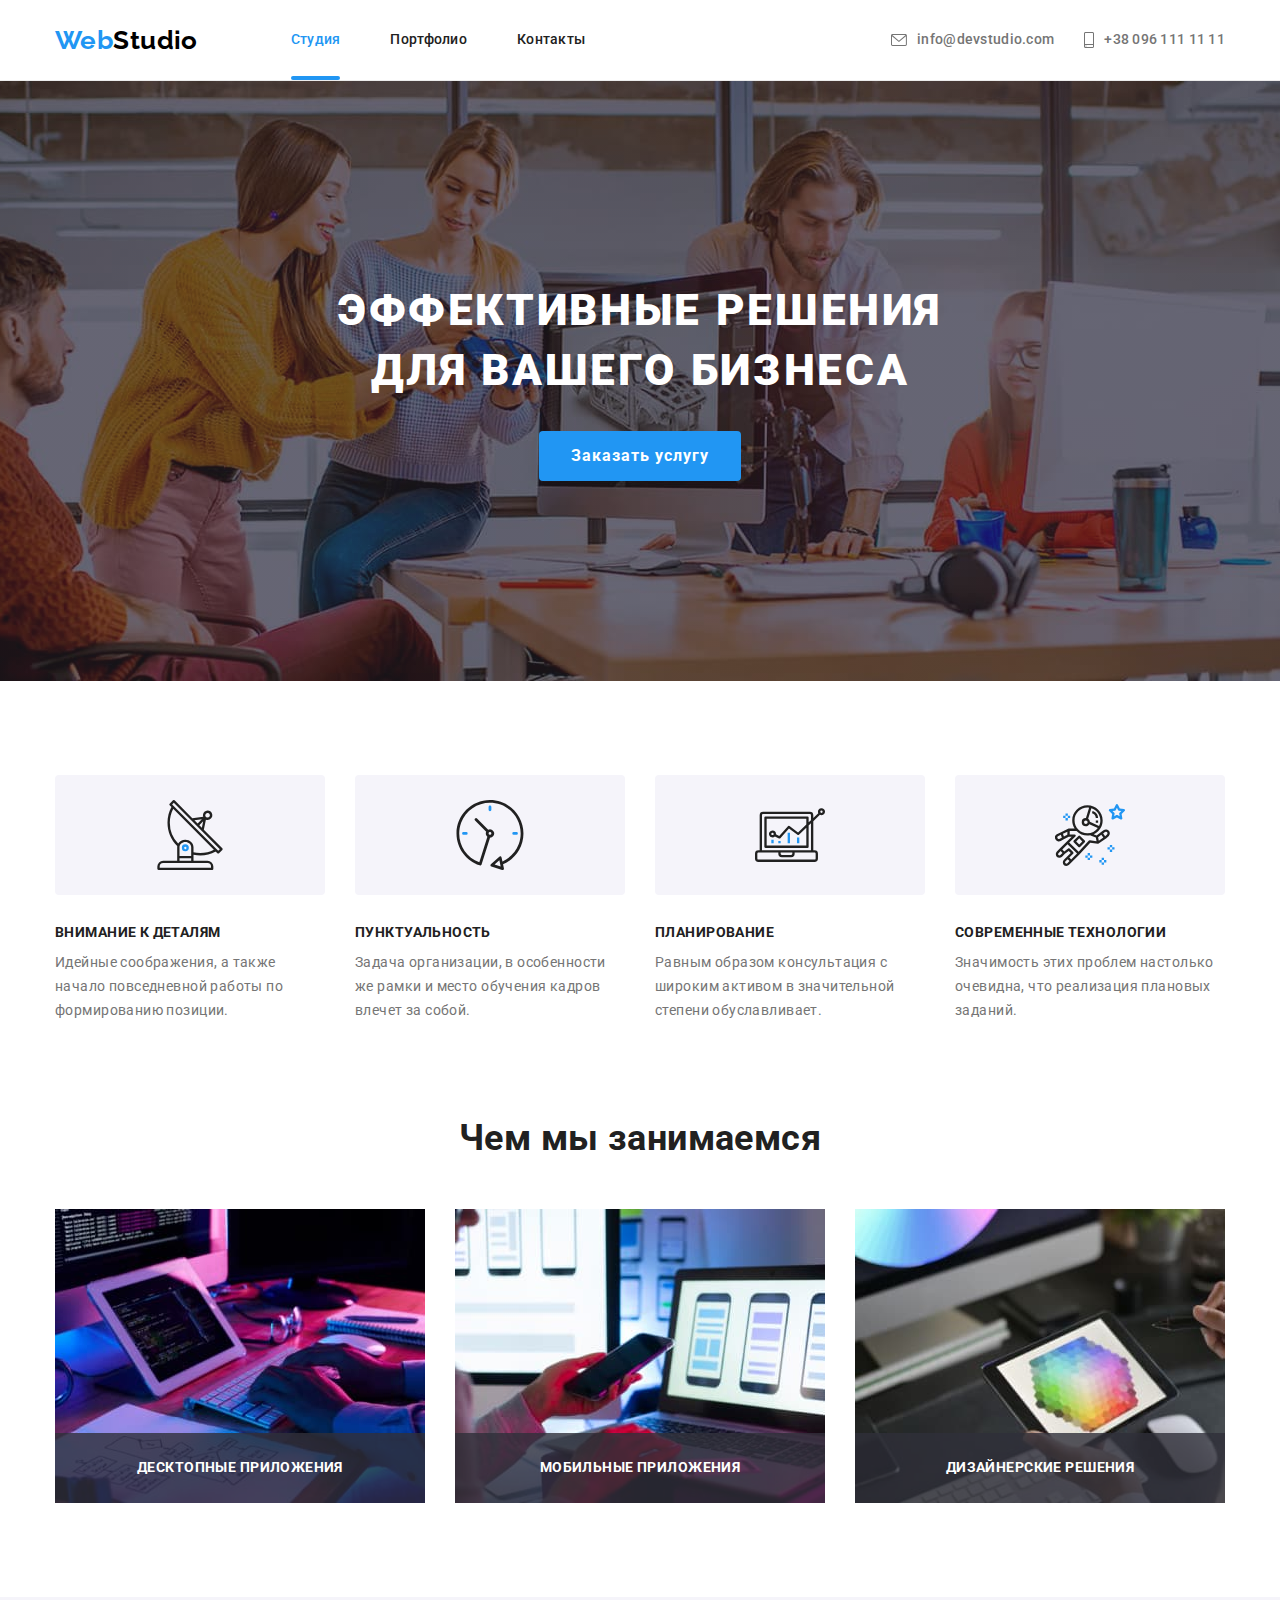
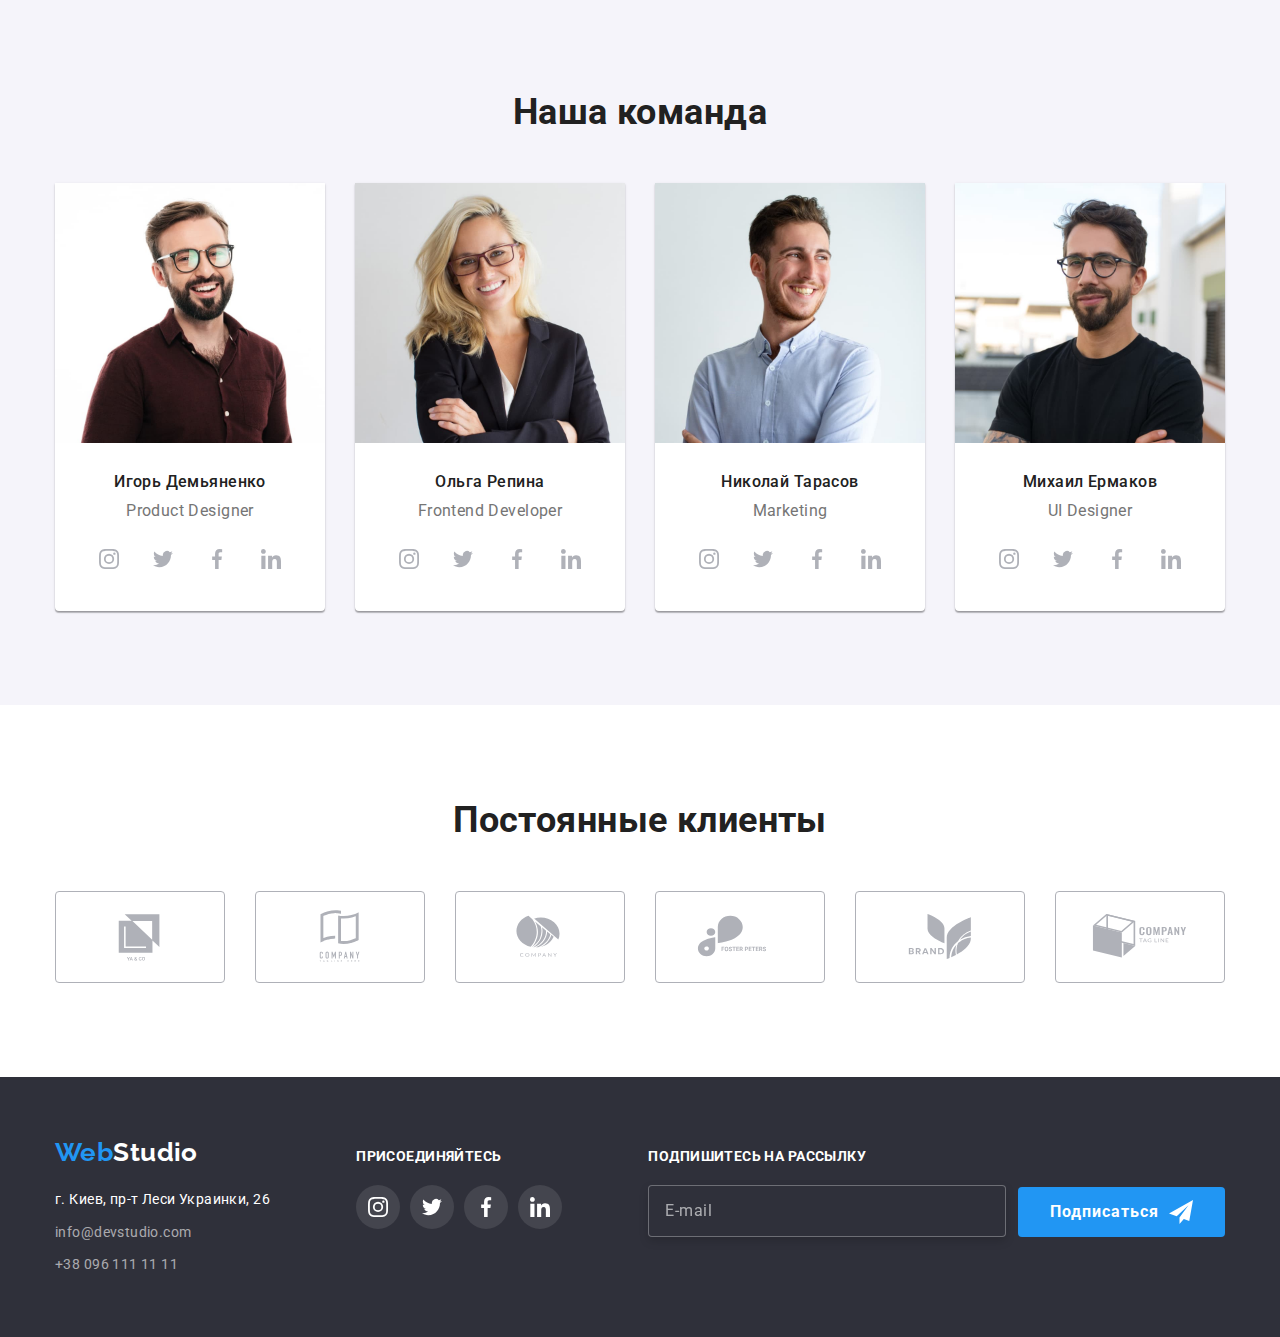
<file: index.html>
<!DOCTYPE html>
<html lang="ru">

<head>
    <meta charset="UTF-8">
    <meta http-equiv="X-UA-Compatible" content="IE=edge">
    <meta name="viewport" content="width=device-width, initial-scale=1.0">
    <title>Document</title>
    <link
        href="https://fonts.googleapis.com/css2?family=Raleway:wght@700&family=Roboto:wght@400;500;700;900&display=swap"
        rel="stylesheet">
    <link rel="stylesheet"
        href="https://cdnjs.cloudflare.com/ajax/libs/modern-normalize/1.1.0/modern-normalize.min.css">
    <link rel="stylesheet" href="./css/styles.css">
</head>

<body>
     <!-- Шапка сайта -->
    <header class="page-header">

        <div class="container flex-header">
            <nav class="main-nav">
                <a href="./index.html" class="logo link"><span class="accent">Web</span>Studio</a>
                <ul class="site-nav list ">
                    <li class="item"><a href="./index.html" class="link current">Студия</a> </li>
                    <li class="item"><a href="./portfolio.html" class="link">Портфолио</a></li>
                    <li class="item"><a href="" class="link">Контакты</a></li>
                </ul>
            </nav>
                        
            <ul class="contacts list">
                <li class="item">
                    <a href="mailto:info@devstudio.com" class="contact-list link">
                        <svg class="contacts-icon" width="16" height="12" >
                            <use href="./image/sprite.svg#envelope"></use>
                        </svg>
                        info@devstudio.com</a></li>
                <li class="item">
                    <a href="tel:+380961111111" class="contact-list link">
                        <svg class="contacts-icon" width="10" height="16">
                            <use href="./image/sprite.svg#smartphone"></use>
                        </svg>+38 096 111 11 11</a></li>
            </ul>
        </div>
         

    </header>


    <main>
        <!-- Герой -->
        <section class="hero overlay">
            <div class="container">
                <h1 class="hero-title">Эффективные решения для вашего бизнеса</h1>
                <button data-modal-open type="button" class="button primary">Заказать услугу</button>
            </div>
            
        </section>
        <!-- Особенности -->
        <section class="section">
            <div class="container">
                <h2 class="section-title visually-hidden">Особенности</h2>
                <ul class="features list">
                    <li class="item">
                        <div class="benefits">
                            <svg class="benefits-icon">
                                <use href="./image/icons.svg#antenna"></use>
                            </svg>
                        </div>
            
                        <h3 class="title">Внимание к деталям</h3>
                        <p>Идейные соображения, а также начало повседневной работы по формированию позиции.</p>
                    </li>
                    <li class="item">
                        <div class="benefits">
                            <svg class="benefits-icon">
                                <use href="./image/icons.svg#clock"></use>
                            </svg>
                        </div>
                        <h3 class="title">Пунктуальность</h3>
                        <p>Задача организации, в особенности же рамки и место обучения кадров влечет за собой.</p>
                    </li>
                    <li class="item">
                        <div class="benefits">
                            <svg class="benefits-icon">
                                <use href="./image/icons.svg#diagram"></use>
                            </svg>
                        </div>
                        <h3 class="title">Планирование</h3>
                        <p>Равным образом консультация с широким активом в значительной степени обуславливает.</p>
                    </li>
                    <li class="item">
                        <div class="benefits">
                            <svg class="benefits-icon">
                                <use href="./image/icons.svg#astronaut"></use>
                            </svg>
                        </div>
                        <h3 class="title">Современные технологии</h3>
                        <p>Значимость этих проблем настолько очевидна, что реализация плановых заданий.</p>
                    </li>
                </ul>
            </div>
        </section>
        <!-- Чем мы занимаемся -->
        <section class="section no-padding">
            <div class="container">
                <h2 class="section-title">Чем мы занимаемся</h2>
                <ul class="activity list ">
                    <li class="item">
                            <img src="./image/computer.jpg" alt="Пишем сайты" width="370">
                            <p class="label">Десктопные приложения</p>
                    </li>
                    <li class="item">
                            <img src="./image/phone.jpg" alt="Адаптируем" width="370">
                            <p class="label">Мобильные приложения</p>                        
                    </li>
                    <li class="item">
                            <img src="./image/color.jpg " alt="Стилизируем" width="370">
                            <p class="label">Дизайнерские решения</p>                   
                    </li>
                </ul>
            </div>
        </section>
        <!-- Наша команда -->
        <section class="section our-team">
            <div class="container">
                <h2 class="section-title">Наша команда</h2>
                <ul class="team list">
                    <li class="item">
                        <img src="./image/igor.jpg" alt="Игорь Демьяненко" width="270">
                            <div class="card-content">
                                <h3 class="title">Игорь Демьяненко</h3>
                                <p class="text">Product Designer</p>
                                <ul class="app list">
                                    <li class="item"><a href="" class="internet link">
                                        <svg class="link-icon">
                                            <use href="./image/icons.svg#instagram"></use>
                                        </svg>
                                    </a></li>
                                    <li class="item"><a href="" class="internet link">
                                        <svg class="link-icon">
                                            <use href="./image/icons.svg#twitter"></use>
                                        </svg>
                                    </a></li>
                                    <li class="item"><a href="" class="internet link">
                                        <svg class="link-icon">
                                            <use href="./image/icons.svg#facebook"></use>
                                        </svg>
                                    </a></li>
                                    <li class="item"><a href="" class="internet link">
                                        <svg class="link-icon">
                                            <use href="./image/icons.svg#linkedin"></use>
                                        </svg>
                                    </a></li>
                                </ul>
                            </div>
                            
                    </li>
                    <li class="item">
                        <img src="./image/olga.jpg" alt="Ольга Репина" width="270">
                            <div class="card-content">
                                <h3 class="title">Ольга Репина</h3>
                                <p class="text">Frontend Developer</p>
                                <ul class="app list">
                                    <li class="item"><a href="" class="internet link">
                                            <svg class="link-icon">
                                                <use href="./image/icons.svg#instagram"></use>
                                            </svg>
                                        </a></li>
                                    <li class="item"><a href="" class="internet link">
                                            <svg class="link-icon">
                                                <use href="./image/icons.svg#twitter"></use>
                                            </svg>
                                        </a></li>
                                    <li class="item"><a href="" class="internet link">
                                            <svg class="link-icon">
                                                <use href="./image/icons.svg#facebook"></use>
                                            </svg>
                                        </a></li>
                                    <li class="item"><a href="" class="internet link">
                                            <svg class="link-icon">
                                                <use href="./image/icons.svg#linkedin"></use>
                                            </svg>
                                        </a></li>
                                </ul>
                            </div>
                    </li>
                    <li class="item">
                        <img src="./image/nikolay.jpg" alt="Николай Тарасов" width="270">
                            <div class="card-content">
                                <h3 class="title">Николай Тарасов</h3>
                                <p class="text">Marketing</p>
                                <ul class="app list">
                                    <li class="item"><a href="" class="internet link">
                                            <svg class="link-icon">
                                                <use href="./image/icons.svg#instagram"></use>
                                            </svg>
                                        </a></li>
                                    <li class="item"><a href="" class="internet link">
                                            <svg class="link-icon">
                                                <use href="./image/icons.svg#twitter"></use>
                                            </svg>
                                        </a></li>
                                    <li class="item"><a href="" class="internet link">
                                            <svg class="link-icon">
                                                <use href="./image/icons.svg#facebook"></use>
                                            </svg>
                                        </a></li>
                                    <li class="item"><a href="" class="internet link">
                                            <svg class="link-icon">
                                                <use href="./image/icons.svg#linkedin"></use>
                                            </svg>
                                        </a></li>
                                </ul>
                            </div>
                        
                    </li>
                    <li class="item">
                        <img src="./image/mikhail.jpg" alt="Михаил Ермаков" width="270">
                            <div class="card-content">
                                <h3 class="title">Михаил Ермаков</h3>
                                <p class="text">UI Designer</p>
                                <ul class="app list">
                                    <li class="item"><a href="" class="internet link">
                                            <svg class="link-icon">
                                                <use href="./image/icons.svg#instagram"></use>
                                            </svg>
                                        </a></li>
                                    <li class="item"><a href="" class="internet link">
                                            <svg class="link-icon">
                                                <use href="./image/icons.svg#twitter"></use>
                                            </svg>
                                        </a></li>
                                    <li class="item"><a href="" class="internet link">
                                            <svg class="link-icon">
                                                <use href="./image/icons.svg#facebook"></use>
                                            </svg>
                                        </a></li>
                                    <li class="item"><a href="" class="internet link">
                                            <svg class="link-icon">
                                                <use href="./image/icons.svg#linkedin"></use>
                                            </svg>
                                        </a></li>
                                </ul>
                            </div>
                        
                    </li>
                </ul>
            </div>
        </section>
    <!-- Постоянные клиенты -->
    <section class="section">
        <div class="container">
            <h2 class="section-title">Постоянные клиенты</h2>
            <ul class=" clients list">
                <li class="item"> <a href="" class="customer link">
                    <svg class="customer-icon">
                        <use href="./image/icons.svg#logo1"></use>
                    </svg>
                </a></li>
                <li class="item"><a href="" class="customer link">
                    <svg class="customer-icon">
                        <use href="./image/icons.svg#logo2"></use>
                    </svg>
                </a></li>
                <li class="item"><a href="" class="customer link">
                    <svg class="customer-icon">
                        <use href="./image/icons.svg#logo3"></use>
                    </svg>
                </a></li>
                <li class="item"><a href="" class="customer link">
                    <svg class="customer-icon">
                        <use href="./image/icons.svg#logo4"></use>
                    </svg>
                </a></li>
                <li class="item"><a href="" class="customer link">
                    <svg class="customer-icon">
                        <use href="./image/icons.svg#logo5"></use>
                    </svg>
                </a></li>
                <li class="item"><a href="" class="customer link">
                    <svg class="customer-icon">
                        <use href="./image/icons.svg#logo6"></use>
                    </svg>
                </a></li>
            </ul>
        </div>
        
    </section>
    </main>
    <!-- Футер -->
    <footer class="footer">
        <div class="container flex-footer">
            <div>
                <a href="./index.html" class="logo-footer link"> <span class="accent">Web</span>Studio</a>
                <address>
                    <ul class="information list">
                        <li class="item"><a href="https://goo.gl/maps/9Z7qe7YCzhTjA3D87" target="_blank" rel="nofollow noopener noreferrer"
                                class="address link">г. Киев, пр-т Леси Украинки, 26</a></li>
                        <li class="item"><a href="mailto:info@devstudio.com" class="contact link">info@devstudio.com</a></li>
                        <li class="item"><a href="tel:+380961111111" class="contact link">+38 096 111 11 11</a></li>
                    </ul>
                </address>

            </div>
            
            <div class="social-networks">
                <p class="footer-title">Присоединяйтесь</p>
                <ul class="social list">
                    <li class="item"><a href="" class="internet link">
                        <svg class="link-icon">
                            <use href="./image/icons.svg#instagram"></use>
                        </svg>
                    </a></li>
                    <li class="item"><a href="" class="internet link">
                        <svg class="link-icon">
                            <use href="./image/icons.svg#twitter"></use>
                        </svg>
                    </a></li>
                    <li class="item"><a href="" class="internet link">
                        <svg class="link-icon">
                            <use href="./image/icons.svg#facebook"></use>
                        </svg>
                    </a></li>
                    <li class="item"><a href="" class="internet link">
                        <svg class="link-icon">
                            <use href="./image/icons.svg#linkedin"></use>
                        </svg>
                    </a></li>
                </ul>
            </div>

            <div class="mailing-list">
                 <p class="footer-title">Подпишитесь на рассылку</p>
            <form class="footer-form">
            
                   
                <input class="footer-input" type="email" name="mail" placeholder="E-mail" required>               
               
                <button class="button primary footer-btn" type="submit">Подписаться             
                    <svg class="icon-send">
                        <use href="./image/sprite.svg#icon-send"></use>
                    </svg>
                </button>
                
                
            </form>
        </div>
                
        </div>
    </footer>

    <div class="backdrop is-hidden" data-modal>
        <div class="modal">
            <button data-modal-close type="button" class="modal-btn">
                <svg class="btn-close">
                    <use href="./image/sprite.svg#close-black"></use>
                </svg>
            </button>
            <form class="modal-form">
                <p class="modal-title">Оставьте свои данные, мы вам перезвоним</p>
                <label class="form-field" >
                    <span class="form-info">Имя</span> 
                    <input class="form-input" type="text" name="name" required>
                    <svg class="form-icon">
                        <use href="./image/sprite.svg#person-black"></use>
                    </svg>

                </label>
                
                <label class="form-field" >
                    <span class="form-info">Телефон</span> 
                    <input class="form-input" type="tel" name="tel" required>
                    <svg class="form-icon">
                        <use href="./image/sprite.svg#phone-black"></use>
                    </svg>
                </label>

                <label class="form-field" >
                    <span class="form-info">Почта</span> 
                    <input class="form-input" type="email" name="mail" required>
                    <svg class="form-icon">
                        <use href="./image/sprite.svg#email-black"></use>
                    </svg>

                </label>

                <label class="form-field" >
                    <span class="form-info">Комментарий</span>
                    <textarea class="form-comment form-input" name="comment"  rows="6" placeholder="Введите текст"></textarea>
                </label>

                <label class="form-label">
                    <input class="checkbox" type="checkbox" name="agreement" value="Соглашаюсь с рассылкой и принимаю Условия договора" required>
                    <span class="checkbox-icon"></span>
                    <span >Соглашаюсь с рассылкой и принимаю <a class="term" href="" >Условия договора</a>
                        </span>
                </label>
                
                <button class="button primary" type="submit">Отправить</button>
                
            </form>
        </div>
    </div>

<script src="./js/modal.js"></script>
</body>

</html>
</file>
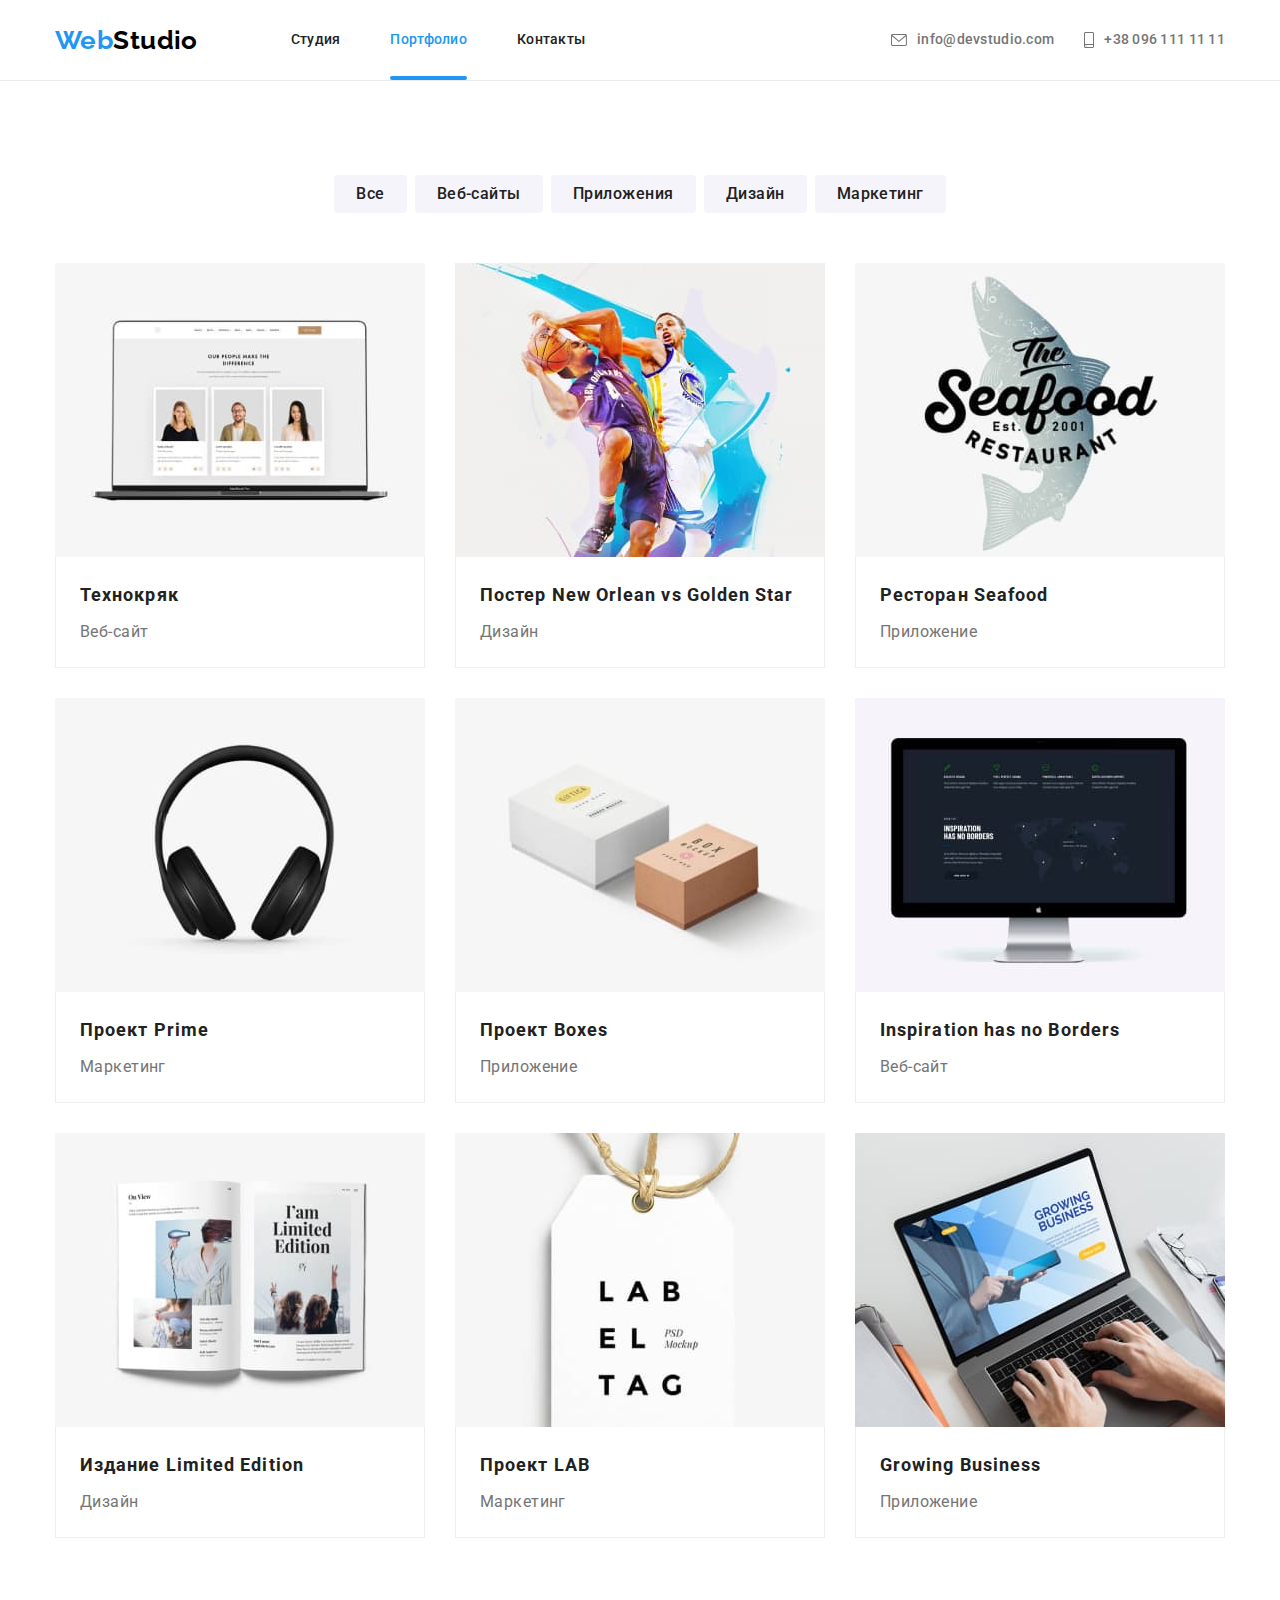
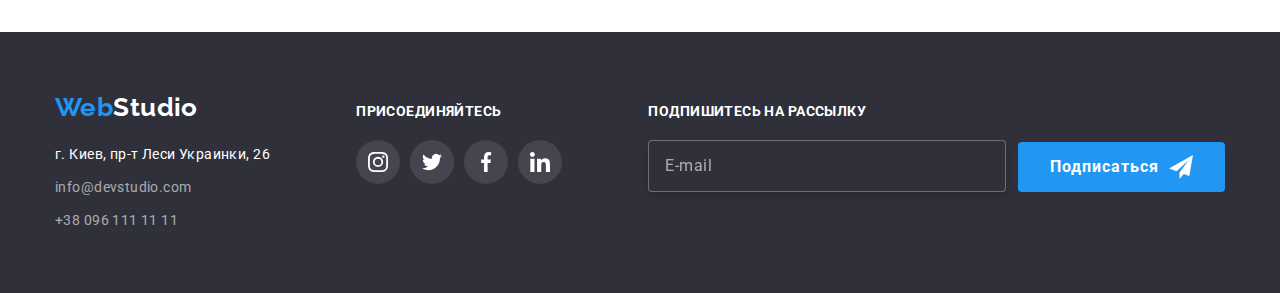
<file: portfolio.html>
<!DOCTYPE html>
<html lang="ru">

<head>
    <meta charset="UTF-8">
    <meta http-equiv="X-UA-Compatible" content="IE=edge">
    <meta name="viewport" content="width=device-width, initial-scale=1.0">
    <title>Document</title>
    <link
        href="https://fonts.googleapis.com/css2?family=Raleway:wght@700&family=Roboto:wght@400;500;700;900&display=swap"
        rel="stylesheet">
    <link rel="stylesheet"
        href="https://cdnjs.cloudflare.com/ajax/libs/modern-normalize/1.1.0/modern-normalize.min.css">
    <link rel="stylesheet" href="./css/styles.css">
</head>

<body>
    <!-- Шапка сайта -->
<header class="page-header">

    <div class="container flex-header">
        <nav class="main-nav">
            <a href="./index.html" class="logo link"><span class="accent">Web</span>Studio</a>
            <ul class="site-nav list ">
                <li class="item"><a href="./index.html" class="link ">Студия</a> </li>
                <li class="item"><a href="./portfolio.html" class="link current">Портфолио</a></li>
                <li class="item"><a href="" class="link">Контакты</a></li>
            </ul>
        </nav>

        <ul class="contacts list">
            <li class="item">
                <a href="mailto:info@devstudio.com" class="contact-list link">
                    <svg class="contacts-icon" width="16" height="12">
                        <use href="./image/sprite.svg#envelope"></use>
                    </svg>
                    info@devstudio.com</a>
            </li>
            <li class="item">
                <a href="tel:+380961111111" class="contact-list link">
                    <svg class="contacts-icon" width="10" height="16">
                        <use href="./image/sprite.svg#smartphone"></use>
                    </svg>+38 096 111 11 11</a>
            </li>
        </ul>
    </div>


</header>


    <main>

        <section class="section">
            <div class="container">
                <h1 class="visually-hidden">Портфолио</h1>
                <!-- Фильтр -->
                <ul class="filter list">
                    <li class="item"> <button type="button" class="button secondary">Все</button></li>
                    <li class="item"><button type="button" class="button secondary">Веб-сайты</button></li>
                    <li class="item"><button type="button" class="button secondary">Приложения</button></li>
                    <li class="item"><button type="button" class="button secondary">Дизайн</button></li>
                    <li class="item"><button type="button" class="button secondary">Маркетинг</button></li>
                
                </ul>
                
                <!-- Галерея -->
                
                <ul class="gallery list">
                    <li class="gallery-element">
                       <a href="" class="product link">
                                <div class="thumb-product">
                                    <img src="./image/tech.jpg" alt="Технокряк" width="370">
                                    <div class="overlay-product">
                                        <div class="text-product">
                                            <p>Ресурс предлагает комплексные предложения с разным уровнем функционала и сервисов.
                                            Все это позволит посетителю получить
                                            исчерпывающие сведения о компании или частном лице.</p>
                                        </div>
                                    </div>
                                </div>
                                              
                    <div class="card-content">
                            <h2 class="title">Технокряк</h2>
                            <p class="text">Веб-сайт</p>
                    </div>
                                                   
                       </a>
                    </li>
                    <li class="gallery-element">
                        <a href="" class="product link ">
                            
                            <img src="./image/baketball.jpg" alt="Постер New Orlean vs Golden Star" width="370">
                            <div class="card-content">
                                <h2 class="title">Постер New Orlean vs Golden Star</h2>
                                <p class="text">Дизайн</p>
                            </div>
                        </a>
                       
                    </li>
                    <li class="gallery-element">
                        <a href="" class="product link">
                            <img src="./image/seafood.jpg" alt="Ресторан Seafood" width="370">
                            <div class="card-content">
                                <h2 class="title">Ресторан Seafood</h2>
                                <p class="text">Приложение</p>
                            </div>
                        </a>
                        
                
                    </li>
                    <li class="gallery-element">
                        <a href="" class="product link">
                            <img src="./image/headphones.jpg" alt="Проект Prime" width="370">
                            <div class="card-content">
                                <h2 class="title">Проект Prime</h2>
                                <p class="text">Маркетинг</p>
                            </div>
                        </a>
                       
                
                    </li>
                    <li class="gallery-element">
                        <a href="" class="product link">
                            <img src="./image/box.jpg" alt="Проект Boxes" width="370">
                            <div class="card-content">
                                <h2 class="title">Проект Boxes</h2>
                                <p class="text">Приложение</p>
                            
                            </div>
                        </a>
                        
                
                    </li>
                    <li class="gallery-element">
                        <a href="" class="product link">
                            <img src="./image/screen.jpg" alt="Inspiration has no Borders" width="370">
                            <div class="card-content">
                                <h2 class="title">Inspiration has no Borders</h2>
                                <p class="text">Веб-сайт</p>
                            </div>
                        </a>
                       
                    </li>
                    <li class="gallery-element">
                        <a href="" class="product link">
                            <img src="./image/magazine.jpg" alt="Издание Limited Edition" width="370">
                            <div class="card-content">
                                <h2 class="title">Издание Limited Edition</h2>
                                <p class="text">Дизайн</p>
                            </div>
                        </a>
                        
                    </li>
                    <li class="gallery-element">
                        <a href="" class="product link">
                            <img src="./image/lab.jpg" alt="Проект LAB" width="370">
                            <div class="card-content">
                                <h2 class="title">Проект LAB</h2>
                                <p class="text">Маркетинг</p>
                            </div>
                        </a>
                        
                
                    </li>
                    <li class="gallery-element">
                        <a href="" class="product link">
                            <img src="./image/laptop.jpg" alt="Growing Business" width="370">
                            <div class="card-content">
                                <h2 class="title">Growing Business</h2>
                                <p class="text">Приложение</p>
                            </div>
                        </a>
                        
                    </li>
                </ul>

            </div>
           
            
        </section>

    </main>

    <!-- Футер -->
       <footer class="footer">
        <div class="container flex-footer">
            <div>
                <a href="./index.html" class="logo-footer link"> <span class="accent">Web</span>Studio</a>
                <address>
                    <ul class="information list">
                        <li class="item"><a href="https://goo.gl/maps/9Z7qe7YCzhTjA3D87" target="_blank" rel="nofollow noopener noreferrer"
                                class="address link">г. Киев, пр-т Леси Украинки, 26</a></li>
                        <li class="item"><a href="mailto:info@devstudio.com" class="contact link">info@devstudio.com</a></li>
                        <li class="item"><a href="tel:+380961111111" class="contact link">+38 096 111 11 11</a></li>
                    </ul>
                </address>

            </div>
            
            <div class="social-networks">
                <p class="footer-title">Присоединяйтесь</p>
                <ul class="social list">
                    <li class="item"><a href="" class="internet link">
                        <svg class="link-icon">
                            <use href="./image/icons.svg#instagram"></use>
                        </svg>
                    </a></li>
                    <li class="item"><a href="" class="internet link">
                        <svg class="link-icon">
                            <use href="./image/icons.svg#twitter"></use>
                        </svg>
                    </a></li>
                    <li class="item"><a href="" class="internet link">
                        <svg class="link-icon">
                            <use href="./image/icons.svg#facebook"></use>
                        </svg>
                    </a></li>
                    <li class="item"><a href="" class="internet link">
                        <svg class="link-icon">
                            <use href="./image/icons.svg#linkedin"></use>
                        </svg>
                    </a></li>
                </ul>
            </div>

            <div class="mailing-list">
                 <p class="footer-title">Подпишитесь на рассылку</p>
            <form class="footer-form">
            
                <input class="footer-input" type="email" name="mail" placeholder="E-mail" required>          
                <button class="button primary footer-btn" type="submit">Подписаться             
                    <svg class="icon-send">
                        <use href="./image/sprite.svg#icon-send"></use>
                    </svg>
                </button>
                
                
            </form>
        </div>
                
        </div>
    </footer>


</body>

</html>
</file>
<file: css/styles.css>
/* цвет втор #212121 */
/* цвет основ #757575 */
/* белій #FFFFFF */
/* акцент голубой #2196F3 */

/* вторичній цвет фона на команду #F5F4FA */

/* ПРиклади */

:root {
    --primary-text-color: #757575;
    --title-text-color: #212121;
    --accent-color: #2196F3;
    --black-color-logo: #000000;
    --white-color: #ffffff;
    --dark-bgc: #2F303A;
    --light-bgc: #F5F4FA;
    --btn-bdc: #188CE8;
    --fz-h1: 44px;
    --fw-header-500: 500;
    --fw-title-700: 700;
    --border-color: #ECECEC;
    --card-gap: 30px;
    --main-font: Roboto, sans-serif;
    --logo-font: Raleway, sans-serif;
    --icon-color: #AFB1B8;
    --border-card-portfolio: #EEEEEE;
    --timing: cubic-bezier(0.4, 0, 0.2, 1);


}

/* INDEX-Студия*/
body {
    background-color: var(--white-color);
    color: var(--primary-text-color);
    font-family: var(--main-font);
    font-size: 14px;
    line-height: 1.71;
    letter-spacing: 0.03em;
}

/* Утиліти */

h1,
h2,
h3,
h4,
h5,
h6,
p {
    margin: 0;
}

img {
    display: block;
    max-width: 100%;
    height: auto;
}

address {
    font-style: normal;
}

.list {
    list-style: none;
    padding: 0;
    margin: 0;
}

.section {
    padding-top: 94px;
    padding-bottom: 94px;
}

.link {
    text-decoration: none;

}

/* Page header */

.page-header {
    border-bottom: 1px solid var(--border-color);
}

.container {
    margin-left: auto;
    margin-right: auto;
    width: 1200px;
    padding-right: 15px;
    padding-left: 15px;
}

.flex-header {
    display: flex;
}

/* Logo */

.logo {
    margin-right: 93px;

    color: var(--black-color-logo);

    font-family: var(--logo-font);
    font-weight: var(--fw-title-700);
    font-size: 26px;
    line-height: 1.19;
}

.accent {
    color: var(--accent-color);
}

/* Main nav */

.main-nav {
    display: flex;
    align-items: center;
}

/* Site nav */

.site-nav {
    display: flex;
}

.site-nav .link {
    display: block;
    padding-top: 32px;
    padding-bottom: 32px;

    color: var(--title-text-color);
    font-weight: var(--fw-header-500);
    line-height: 1.14;
    letter-spacing: 0.02em;

    transition: color 250ms var(--timing);

}

.site-nav>.item:not(:last-child) {
    margin-right: 50px;
}

.site-nav .link:hover,
.site-nav .link:focus {
    color: var(--accent-color);
}

.site-nav .link.current {
    color: var(--accent-color);
}

.site-nav>.item {
    position: relative;
}

.current::after {
    position: absolute;
    bottom: 0;
    left: 0;

    display: inline-block;
    content: '';
    width: 100%;
    height: 4px;

    border-radius: 2px;
    background-color: var(--accent-color);
}

/* Site contacts */

.contacts {
    display: flex;
    margin-left: auto;
    align-items: center;

}

.contacts>.item:not(:last-child) {
    margin-right: var(--card-gap);
}

.contacts .contact-list {
    display: flex;
    align-items: center;

    color: var(--primary-text-color);
    font-weight: var(--fw-header-500);
    line-height: 1.14;
    letter-spacing: 0.02em;

    transition: color 250ms var(--timing);
}


.contacts-icon {
    fill: currentColor;
    margin-right: 10px;

}

.contact-list:hover,
.contact-list:focus {
    color: var(--accent-color);
}

/* Hero */

.hero {
    padding-top: 200px;
    padding-bottom: 200px;

    background-color: var(--dark-bgc);
    text-align: center;

}

.overlay {
    height: 600px;
    max-width: 1600px;
    margin-left: auto;
    margin-right: auto;

    background-size: cover;
    background-position: center;
    background-repeat: no-repeat;
    background-image: linear-gradient(to right,
            rgba(53, 47, 58, 0.4),
            rgba(53, 47, 58, 0.4)), url(../image/hero.jpg);
}

.hero-title {
    width: 696px;
    margin-left: auto;
    margin-right: auto;
    margin-bottom: var(--card-gap);

    color: var(--white-color);
    font-weight: 900;
    font-size: var(--fz-h1);
    line-height: 1.36;
    letter-spacing: 0.06em;
    text-transform: uppercase;
}

/* Hide the paragraph */

.visually-hidden {
    position: absolute;
    width: 1px;
    height: 1px;
    margin: -1px;
    border: 0;
    padding: 0;

    white-space: nowrap;
    clip-path: inset(100%);
    clip: rect(0 0 0 0);
    overflow: hidden;
}

/* Button */
.button {
    display: inline-block;

    background-color: var(--white-color);
    color: var(--title-text-color);
    font-family: inherit;
    font-weight: var(--fw-title-700);
    font-size: 16px;
    line-height: 1.88;
    text-align: center;
    cursor: pointer;

    border-radius: 4px;
    border: none;
}

.button.primary {
    min-width: 200px;
    padding: 10px 32px;
    background-color: var(--accent-color);
    color: var(--white-color);
    letter-spacing: 0.06em;

    transition: background-color 250ms var(--timing);
}

.button.primary:hover,
.button.primary:focus {
    background-color: var(--btn-bdc);
}

.button.secondary {
    padding: 6px 22px;

    color: var(--title-text-color);
    font-weight: var(--fw-header-500);
    line-height: 1.62;
    letter-spacing: 0.03em;
    border-radius: 4px;
    background-color: var(--light-bgc);


    transition: background-color 250ms var(--timing),
        color 250ms var(--timing),
        box-shadow 250ms var(--timing);
}

.button.secondary:hover,
.button.secondary:focus {
    background-color: var(--accent-color);
    color: var(--white-color);
    box-shadow: 0px 3px 1px rgba(0, 0, 0, 0.1), 0px 1px 2px rgba(0, 0, 0, 0.08), 0px 2px 2px rgba(0, 0, 0, 0.12);
}

/* Section */

.section.no-padding {
    padding-top: 0;
}

.section-title {
    color: var(--title-text-color);
    font-weight: var(--fw-title-700);
    font-size: 36px;
    line-height: 1.17;
    text-align: center;
    margin-bottom: 50px;
}

/* Features */
.features {
    display: flex;
}

.benefits {
    width: 270px;
    height: 120px;
    display: inline-block;

    margin-bottom: var(--card-gap);
    padding: 25px 100px;

    background-color: var(--light-bgc);
    border-radius: 4px;
}

.benefits-icon {
    width: 70px;
    height: 70px;
}

.features>.item:not(:last-child) {
    margin-right: var(--card-gap);
}

.features .title {
    margin-bottom: 10px;
    color: var(--title-text-color);
    font-size: 14px;
    font-weight: var(--fw-title-700);
    line-height: 1.14;
    text-transform: uppercase;
}

/* Activity */

.activity {
    display: flex;

}

.activity>.item:not(:last-child) {
    margin-right: var(--card-gap);
}

.activity>.item {
    position: relative;
}

.label {
    position: absolute;
    bottom: 0;
    left: 0;

    display: flex;
    justify-content: center;
    align-items: center;

    width: 100%;
    height: 70px;
    padding: 0;

    background: rgba(47, 48, 58, 0.8);

    font-weight: 700;
    line-height: 1.14;
    text-transform: uppercase;
    color: var(--white-color);
    text-align: center;
}

/* Team */

.team {
    display: flex;
    text-align: center;
}

.team>.item {
    background: var(--white-color);
    box-shadow: 0px 1px 3px rgba(0, 0, 0, 0.12), 0px 1px 1px rgba(0, 0, 0, 0.14), 0px 2px 1px rgba(0, 0, 0, 0.2);
    border-radius: 0px 0px 4px 4px;

}

.item>.card-content {
    padding-top: var(--card-gap);
    padding-bottom: var(--card-gap);
}

.team>.item:not(:last-child) {
    margin-right: var(--card-gap);
}

.our-team {
    background-color: var(--light-bgc);
}

.team .title {
    margin-bottom: 10px;

    color: var(--title-text-color);
    font-weight: var(--fw-header-500);
    font-size: 16px;
    line-height: 1.16;
}

.team .text {
    margin-bottom: 16px;

    font-size: 16px;
    line-height: 1.19;
}

.app {
    display: flex;
    justify-content: center;
}

.app>.item {
    box-shadow: none;
    border: none;
}

.app>.item:not(:last-child) {
    margin-right: 10px;
}

.internet {
    height: 44px;
    width: 44px;

    display: flex;
    justify-content: center;
    align-items: center;

    color: var(--icon-color);
    border-radius: 50%;

    transition: color 250ms var(--timing),
        background-color 250ms var(--timing);
}

.link-icon {
    height: 20px;
    width: 20px;
    fill: currentColor;
}

.internet:hover,
.internet:focus {
    color: var(--white-color);
    background-color: var(--accent-color);
}

/* Clients */

.clients {
    display: flex;
}

.customer {
    width: 170px;
    height: 92px;
    display: block;

    display: flex;
    justify-content: center;
    align-items: center;

    color: var(--icon-color);
    border: 1px solid var(--icon-color);
    border-radius: 4px;

    transition: color 250ms var(--timing),
        border 250ms var(--timing);
}

.customer-icon {
    width: 106px;
    height: 60px;
    fill: currentColor;
}

.customer:hover,
.customer:focus {
    color: var(--accent-color);
    border: 1px solid var(--accent-color);
}

.clients .item:not(:last-child) {
    margin-right: var(--card-gap);
}

/* Footer */

.footer {
    padding-top: 60px;
    padding-bottom: 60px;

    background-color: var(--dark-bgc);
    color: var(--white-color);
}

.flex-footer {
    display: flex;
    align-items: baseline;
    justify-content: space-between;
}

.logo-footer {
    margin-bottom: 20px;
    display: inline-block;

    color: var(--white-color);
    font-size: 26px;
    line-height: 1.19;
    font-family: var(--logo-font);
    font-weight: var(--fw-title-700);
}

.information .address {
    color: var(--white-color);
    text-decoration: none;

    transition: color 250ms var(--timing);
}

.information>.item:not(:last-child) {
    margin-bottom: 9px;
}

.information .address:hover,
.information .address:focus {
    color: var(--accent-color);
}

.contact {
    color: rgba(255, 255, 255, 0.6);

    transition: color 250ms var(--timing);
}

.contact:hover,
.contact:focus {
    color: var(--accent-color);
}


.footer-form {
    display: flex;
    align-items: flex-end;
}

.footer-title {
    margin-bottom: 20px;

    color: var(--white-color);
    font-weight: var(--fw-title-700);
    line-height: 1.14;
    text-transform: uppercase;

}

.footer-input {
    padding: 15px 16px;
    width: 358px;
    margin-right: 12px;
    border: 1px solid rgba(255, 255, 255, 0.3);
    filter: drop-shadow(0px 4px 4px rgba(0, 0, 0, 0.15));
    border-radius: 4px;
    background-color: var(--dark-bgc);
    color: rgba(255, 255, 255, 0.6);
    font-size: 16px;
    line-height: 1.25;

    transition: border 250ms var(--timing);

}

.footer-input::placeholder {
    color: rgba(255, 255, 255, 0.6);
    font-weight: 400;
    font-size: 16px;
    line-height: 1.25;
    letter-spacing: 0.03em;
}

.footer-form:focus-within .footer-input,
.footer-form:hover .footer-input {
    border: 1px solid var(--white-color);
    outline: none;

}

.footer-btn {
    display: flex;
    justify-content: center;
    align-items: center;
}

.icon-send {
    width: 24px;
    height: 24px;
    margin-left: 10px;
}

.social {
    display: flex;
}

.social .internet {
    background-color: #44454E;
    color: var(--white-color);

    transition: background-color 250ms var(--timing);
}

.social .internet:hover,
.social .internet:focus {
    background-color: var(--accent-color);
}

.social .item:not(:last-child) {
    margin-right: 10px;
}

/* Portfolio - Портфолио */

.filter {
    display: flex;
    justify-content: center;
    margin-bottom: 50px;
}

.filter .item:not(:last-child) {
    margin-right: 8px;
}

.gallery {
    display: flex;
    flex-wrap: wrap;

    margin-top: calc(-1 * var(--card-gap));
    margin-left: calc(-1 * var(--card-gap));
}

.gallery>.gallery-element {
    flex-basis: calc(100% / 3 - var(--card-gap));

    margin-left: var(--card-gap);
    margin-top: var(--card-gap);

}

.gallery-element .card-content {
    padding: 20px 24px;

    border: 1px solid var(--border-card-portfolio);
    border-top: none;
}

.gallery .title {
    margin-bottom: 4px;

    color: var(--title-text-color);
    font-weight: var(--fw-title-700);
    font-size: 18px;
    line-height: 2;
    letter-spacing: 0.06em;
}

.gallery .text {
    font-size: 16px;
    line-height: 1.88;
    color: var(--primary-text-color);
}

.product {
    display: block;
}

.thumb-product {
    position: relative;
    overflow: hidden;
}

.text-product {
    position: absolute;
    top: 50%;
    left: 50%;
    transform: translate(-50%, -50%);
    width: 322px;

    font-weight: 400;
    font-size: 18px;
    line-height: 1.56;
    color: var(--white-color);
}



.overlay-product {
    position: absolute;
    bottom: 0;
    left: 0;
    width: 100%;
    height: 100%;

    background: rgba(33, 150, 243, 0.9);

    opacity: 0;
    transform: translateY(100%);
    transition: transform 250ms var(--timing),
        opacity 250ms var(--timing);
}

.product:hover .overlay-product,
.product:focus .overlay-product {
    transform: translateY(0);
    opacity: 1;
}

.gallery-element .product:hover,
.gallery-element .product:focus {
    box-shadow: 0px 1px 1px rgba(0, 0, 0, 0.12), 0px 4px 4px rgba(0, 0, 0, 0.06), 1px 4px 6px rgba(0, 0, 0, 0.16);
}

.backdrop {
    position: fixed;
    top: 0;
    left: 0;

    width: 100%;
    height: 100%;


    background: rgba(0, 0, 0, 0.2);

    opacity: 1;
    transition: opacity 250ms var(--timing);
}

.backdrop.is-hidden {
    opacity: 0;
    pointer-events: none;
}

.backdrop.is-hidden .modal {
    transform: translate(-50%, -50%) scale(0.8);
}

.modal {
    position: absolute;
    top: 50%;
    left: 50%;

    width: 528px;
    height: 581px;
    background-color: var(--white-color);
    padding: 40px;


    transform: translate(-50%, -50%) scale(1);
    transition: transform 250ms var(--timing);
}

.modal-btn {
    position: absolute;
    right: 8px;
    top: 8px;

    padding: 0;
    width: 30px;
    height: 30px;

    display: flex;
    justify-content: center;
    align-items: center;

    background: #FFFFFF;
    border: 1px solid rgba(0, 0, 0, 0.1);
    border-radius: 50%;
    cursor: pointer;

    transition: color 250ms var(--timing);
}


.btn-close {
    width: 18px;
    height: 18px;
    fill: currentColor;
}

.modal-btn:focus,
.modal-btn:hover {
    color: var(--accent-color);

}


.modal-form {
    width: 448px;
}

.modal-form>.button {
    margin-left: auto;
    margin-right: auto;
    display: block;
}

.modal-title {
    margin-bottom: 12px;

    font-weight: 700;
    font-size: 20px;
    line-height: 1.15;
    letter-spacing: 0.03em;
    color: var(--title-text-color);

}

.form-field {
    display: flex;
    flex-direction: column;
    margin-bottom: 10px;
    position: relative;
    color: var(--title-text-color);

    transition: border-color 250ms var(--timing)
}


.form-field:nth-child(5) {
    margin-bottom: 20px;
}


.form-info {
    margin-bottom: 4px;
    font-size: 12px;
    line-height: 1.17;
    letter-spacing: 0.01em;

    color: var(--primary-text-color);
}

.form-input {
    border: 1px solid rgba(33, 33, 33, 0.2);
    border-radius: 4px;

    padding: 11px 42px;
    cursor: pointer;

    transition: border-color 250ms var(--timing);
}

/* Іконки в полях форми */
.form-icon {
    width: 18px;
    height: 18px;
    position: absolute;
    top: 50%;
    left: 12px;

    fill: currentColor;

    transition: color 250ms var(--timing);
}


.form-field:focus-within .form-icon,
.form-field:hover .form-icon {
    color: var(--accent-color);
}


.form-field:focus-within .form-input,
.form-field:hover .form-input {
    outline: none;
    border-color: var(--accent-color);
}


.form-comment {
    resize: none;
    padding: 12px 16px;
    border: 1px solid rgba(33, 33, 33, 0.2);
    border-radius: 4px;
}

.form-comment::placeholder {
    font-size: 12px;
    line-height: 14px;
    letter-spacing: 0.01em;

    color: rgba(117, 117, 117, 0.5);
}

.form-btn {
    text-align: center;
}

.form-btn .button {
    transition: box-shadow 250ms var(--timing);
}

.form-btn .button:hover,
.form-btn .button:focus {
    box-shadow: 0px 4px 4px rgba(0, 0, 0, 0.15);
}

.checkbox {
    position: absolute;
    width: 1px;
    height: 1px;
    margin: -1px;
    border: 0;
    padding: 0;

    white-space: nowrap;
    clip-path: inset(100%);
    clip: rect(0 0 0 0);
    overflow: hidden;
}

.form-label {
    display: flex;
    align-items: center;
    justify-content: center;
    margin-bottom: var(--card-gap);

}

.checkbox-icon {

    display: inline-block;
    height: 15px;
    width: 16px;
    margin-right: 7px;
    border: 2px solid #212121;
    border-radius: 2px;

    transition: border 250ms var(--timing);
}

.form-label:focus-within .checkbox-icon,
.form-label:hover .checkbox-icon {
    border: 2px solid var(--accent-color);
}


.checkbox:checked+.checkbox-icon {
    border-color: var(--accent-color);
    background-color: var(--accent-color);
    background-image: url(../image/check.svg);
    background-size: contain;


}

.term {
    text-decoration-line: underline;
    color: var(--accent-color);
}
</file>
